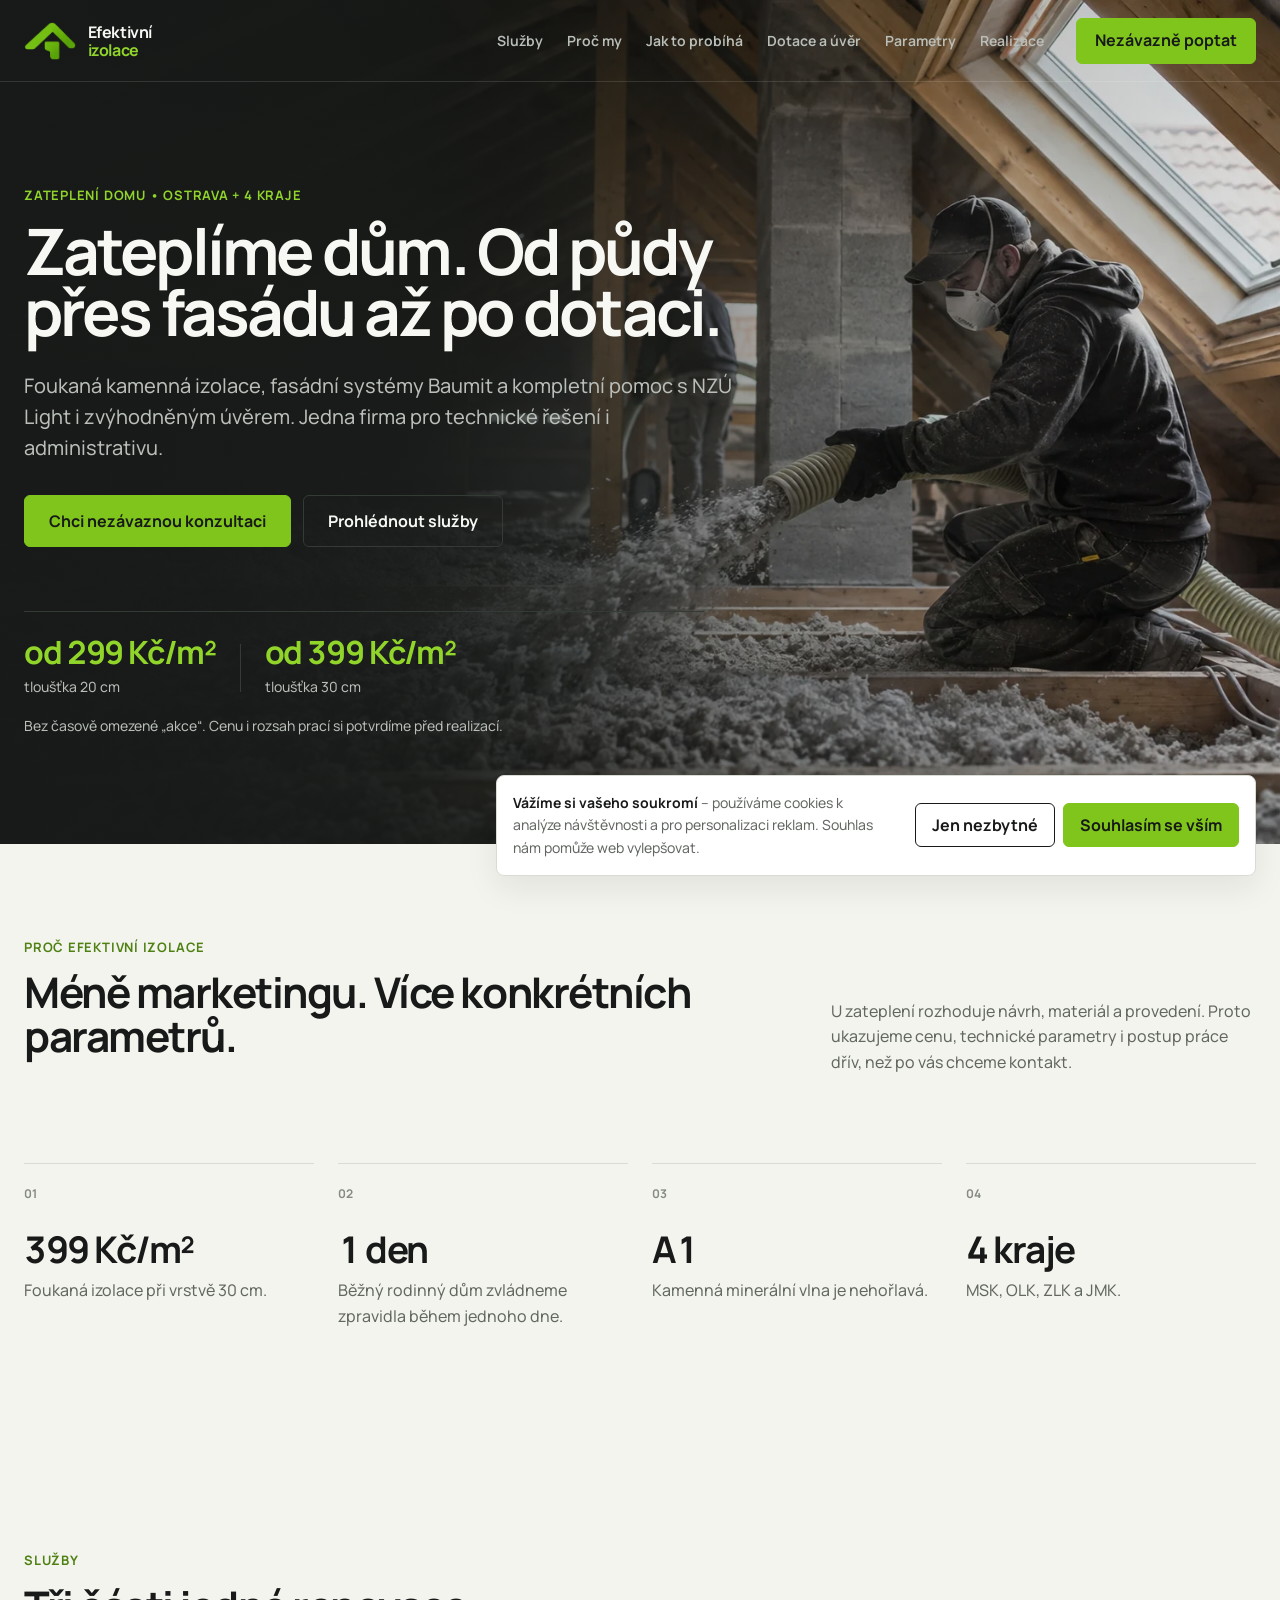
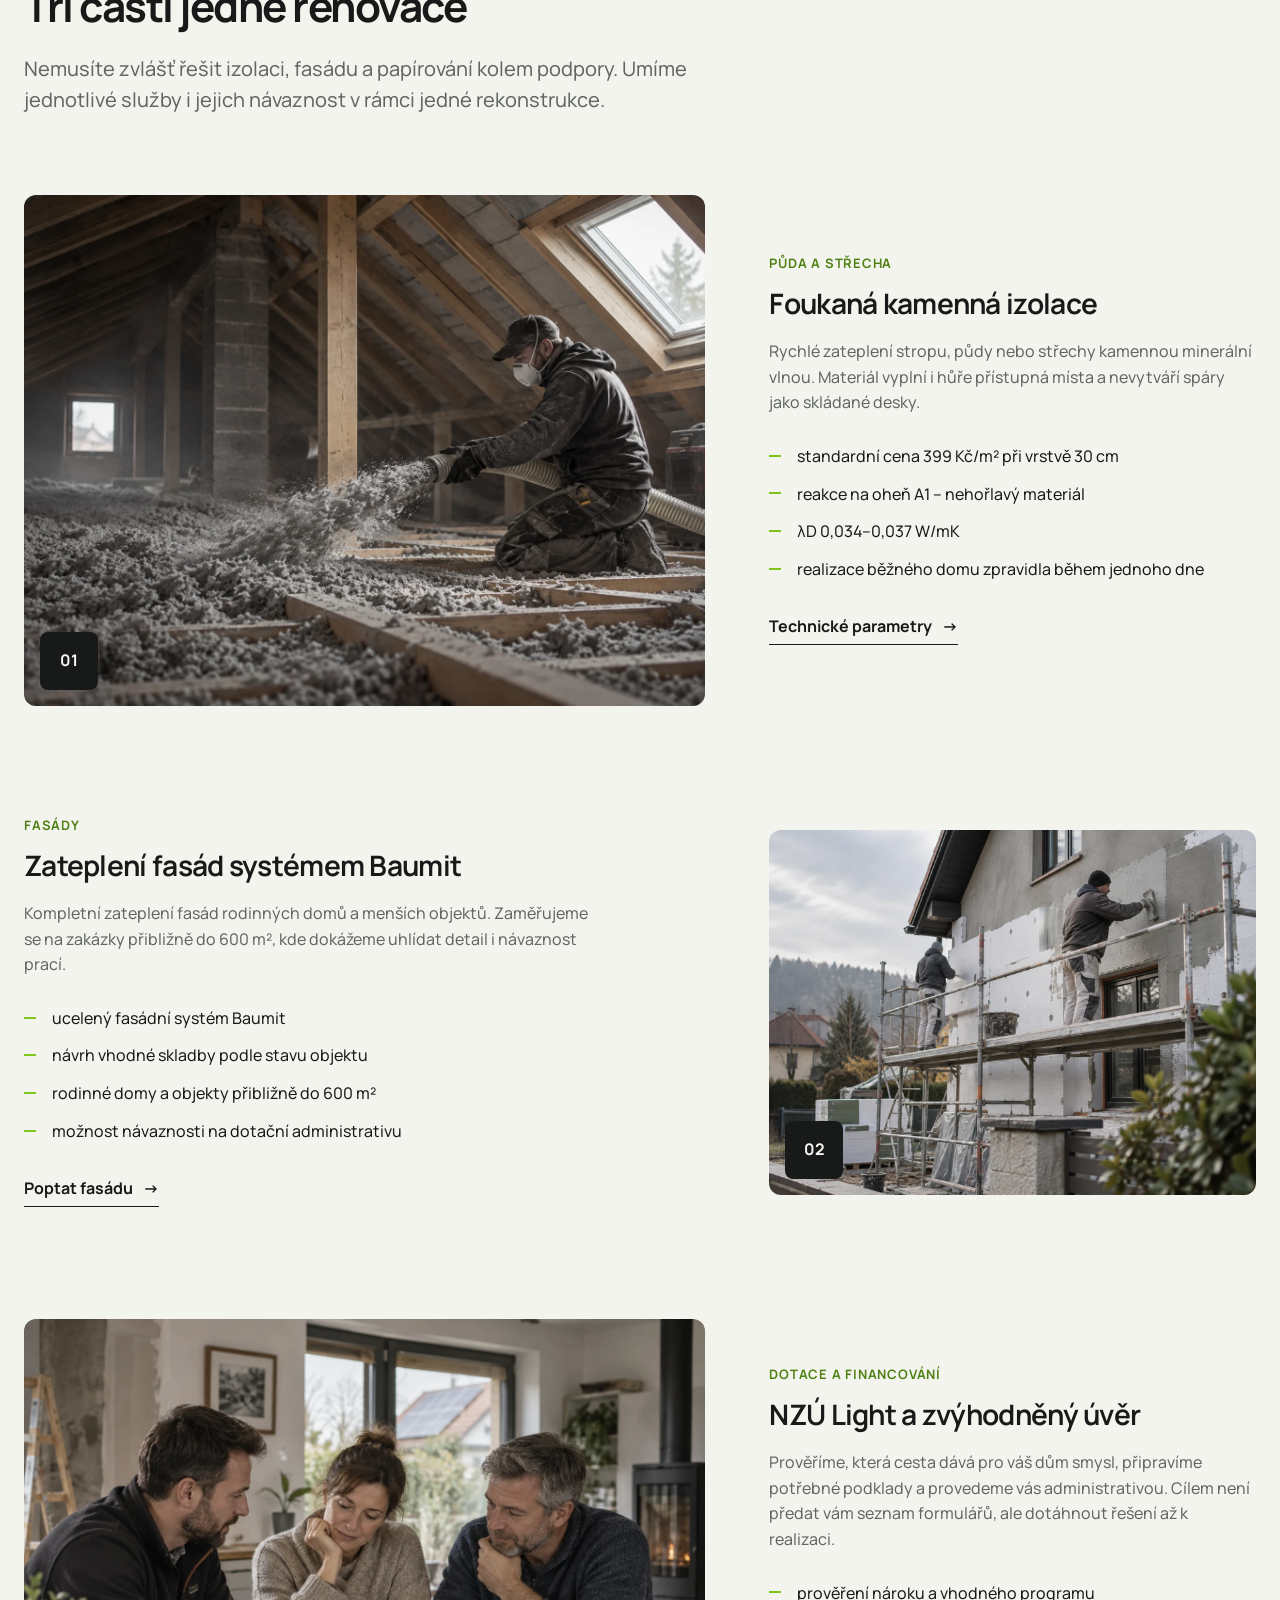
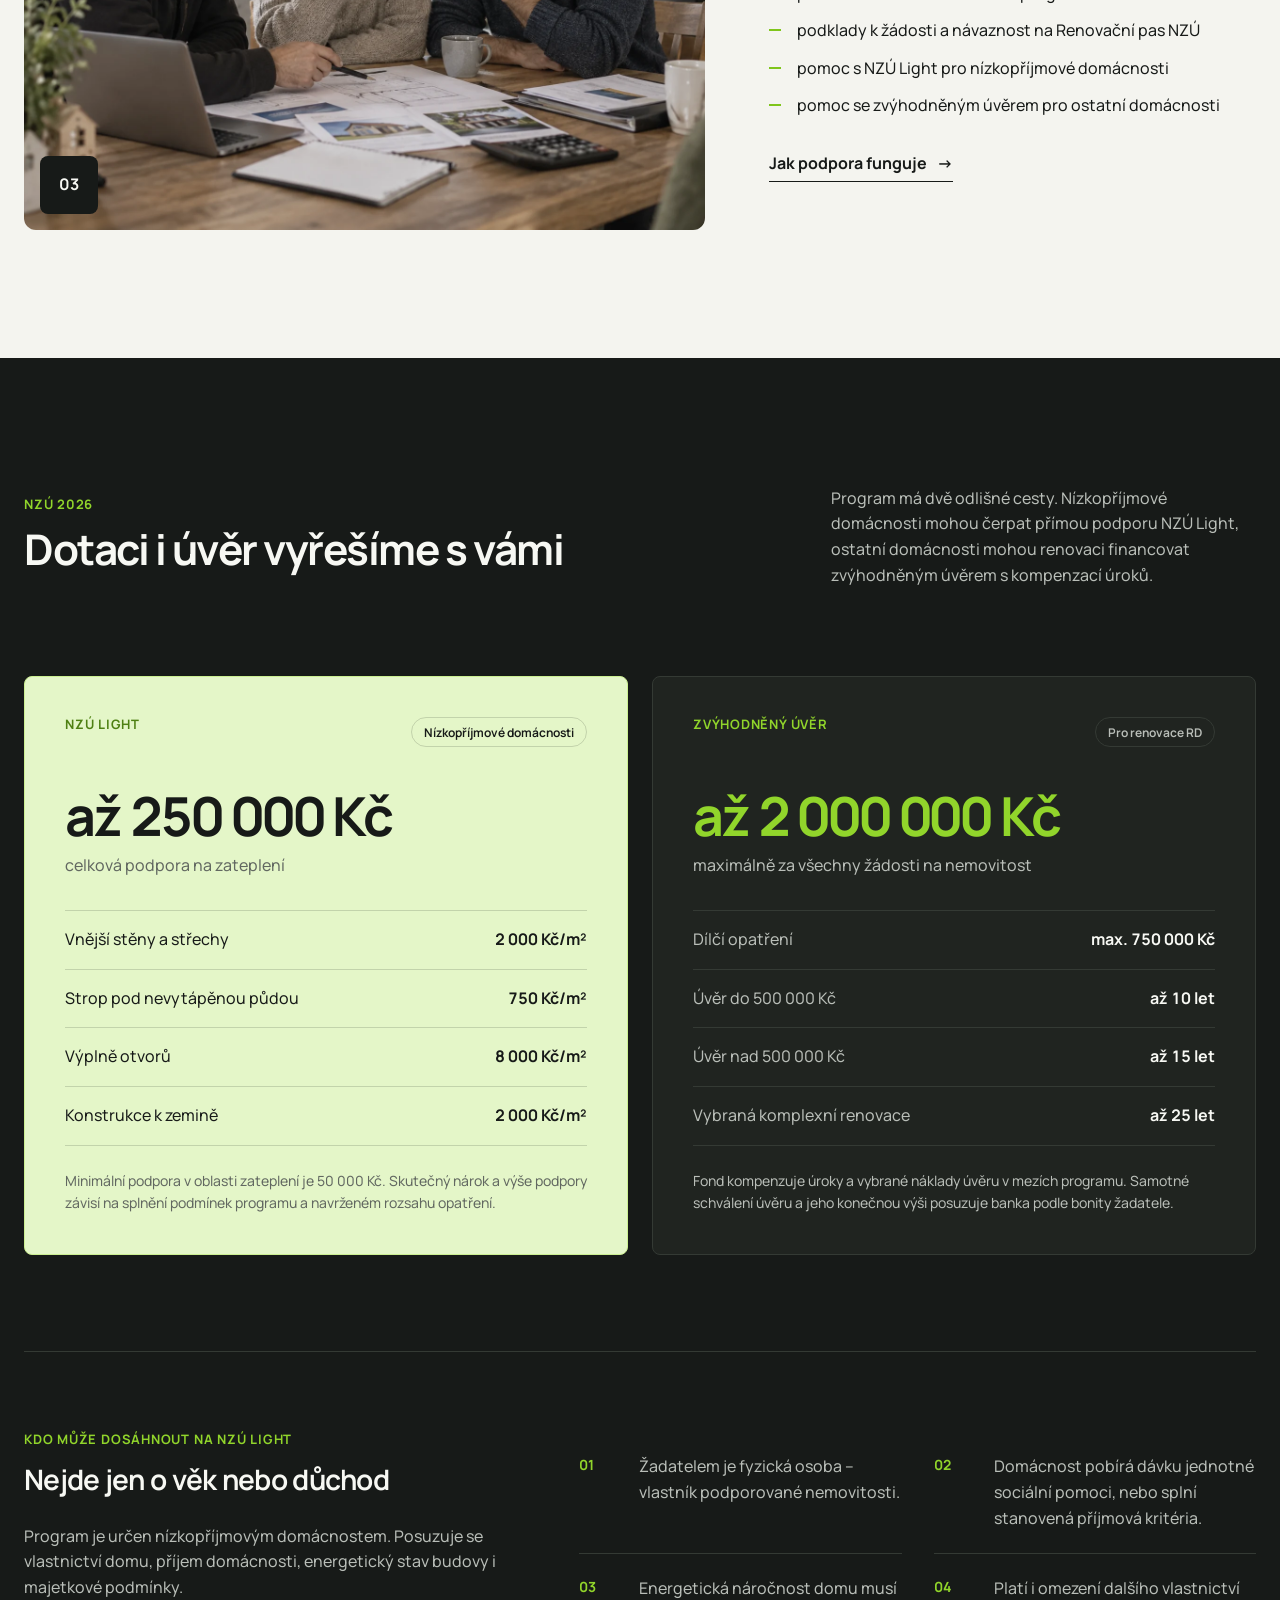
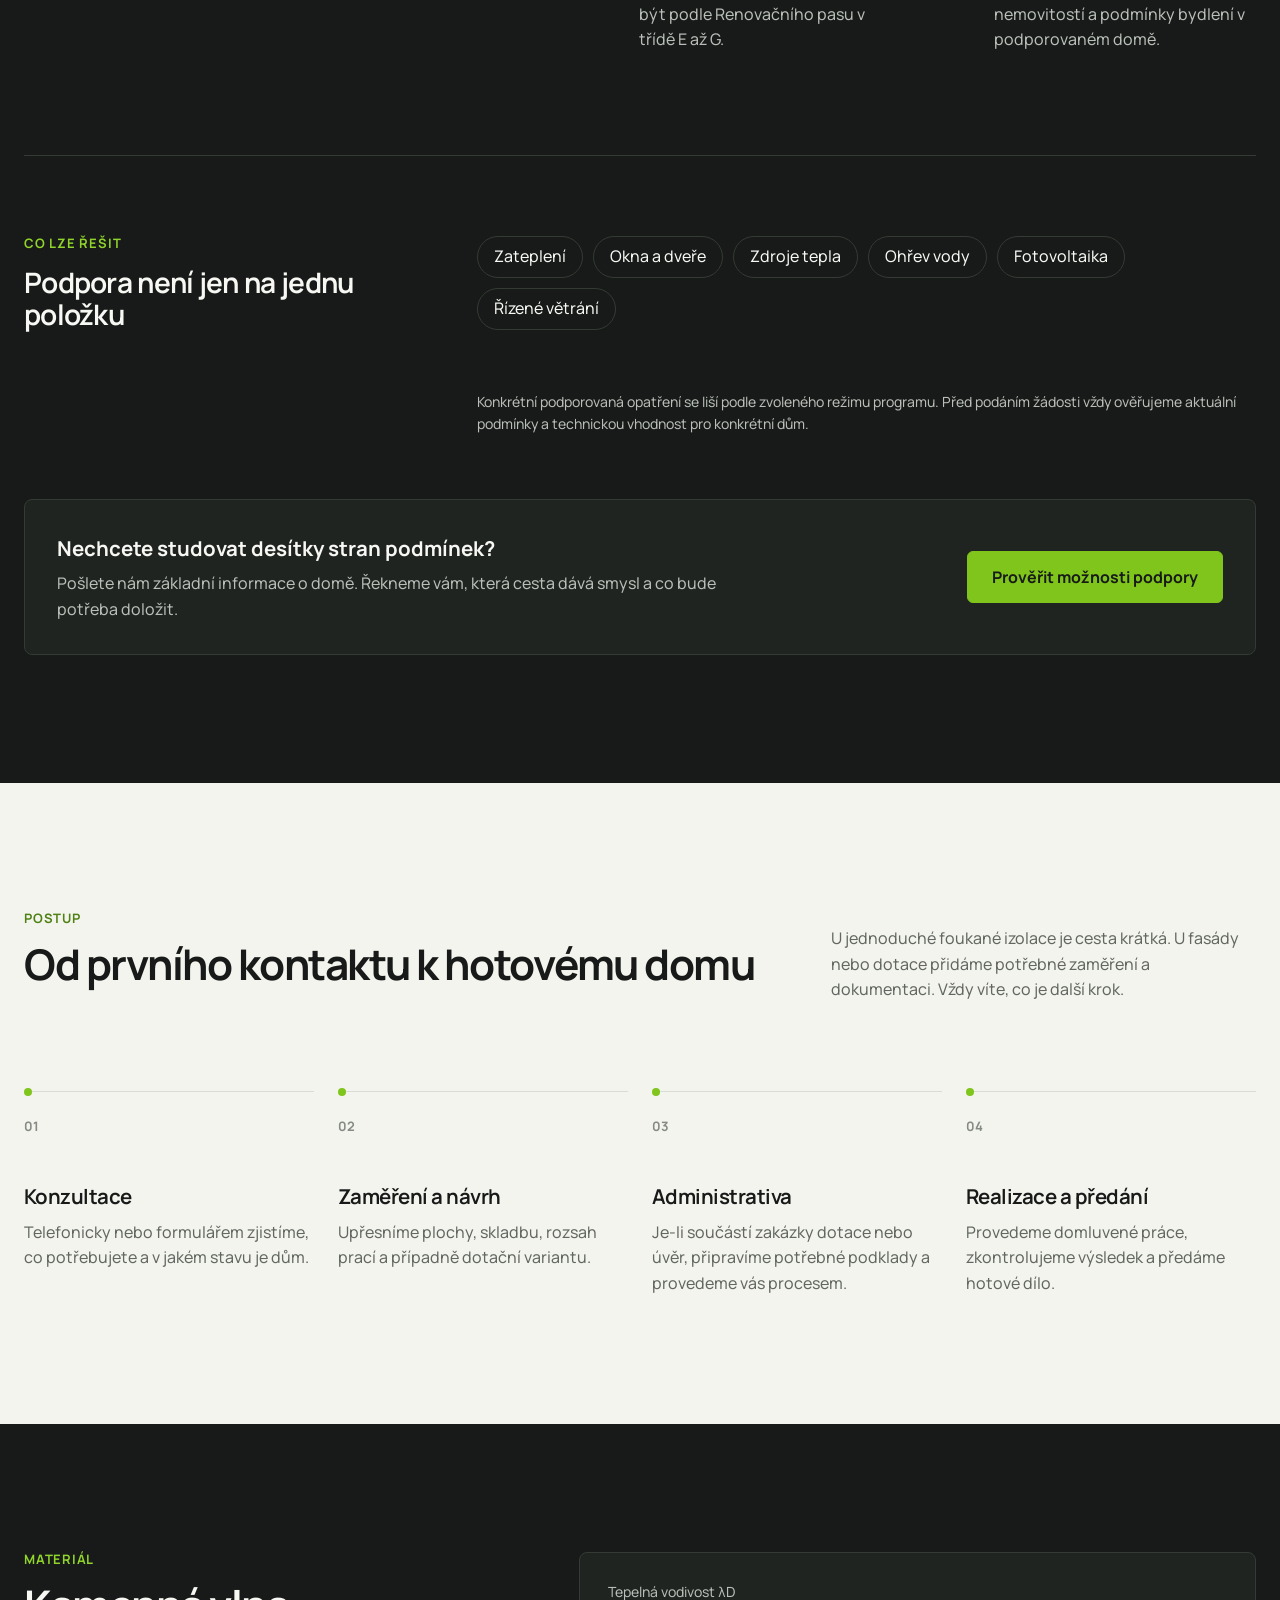
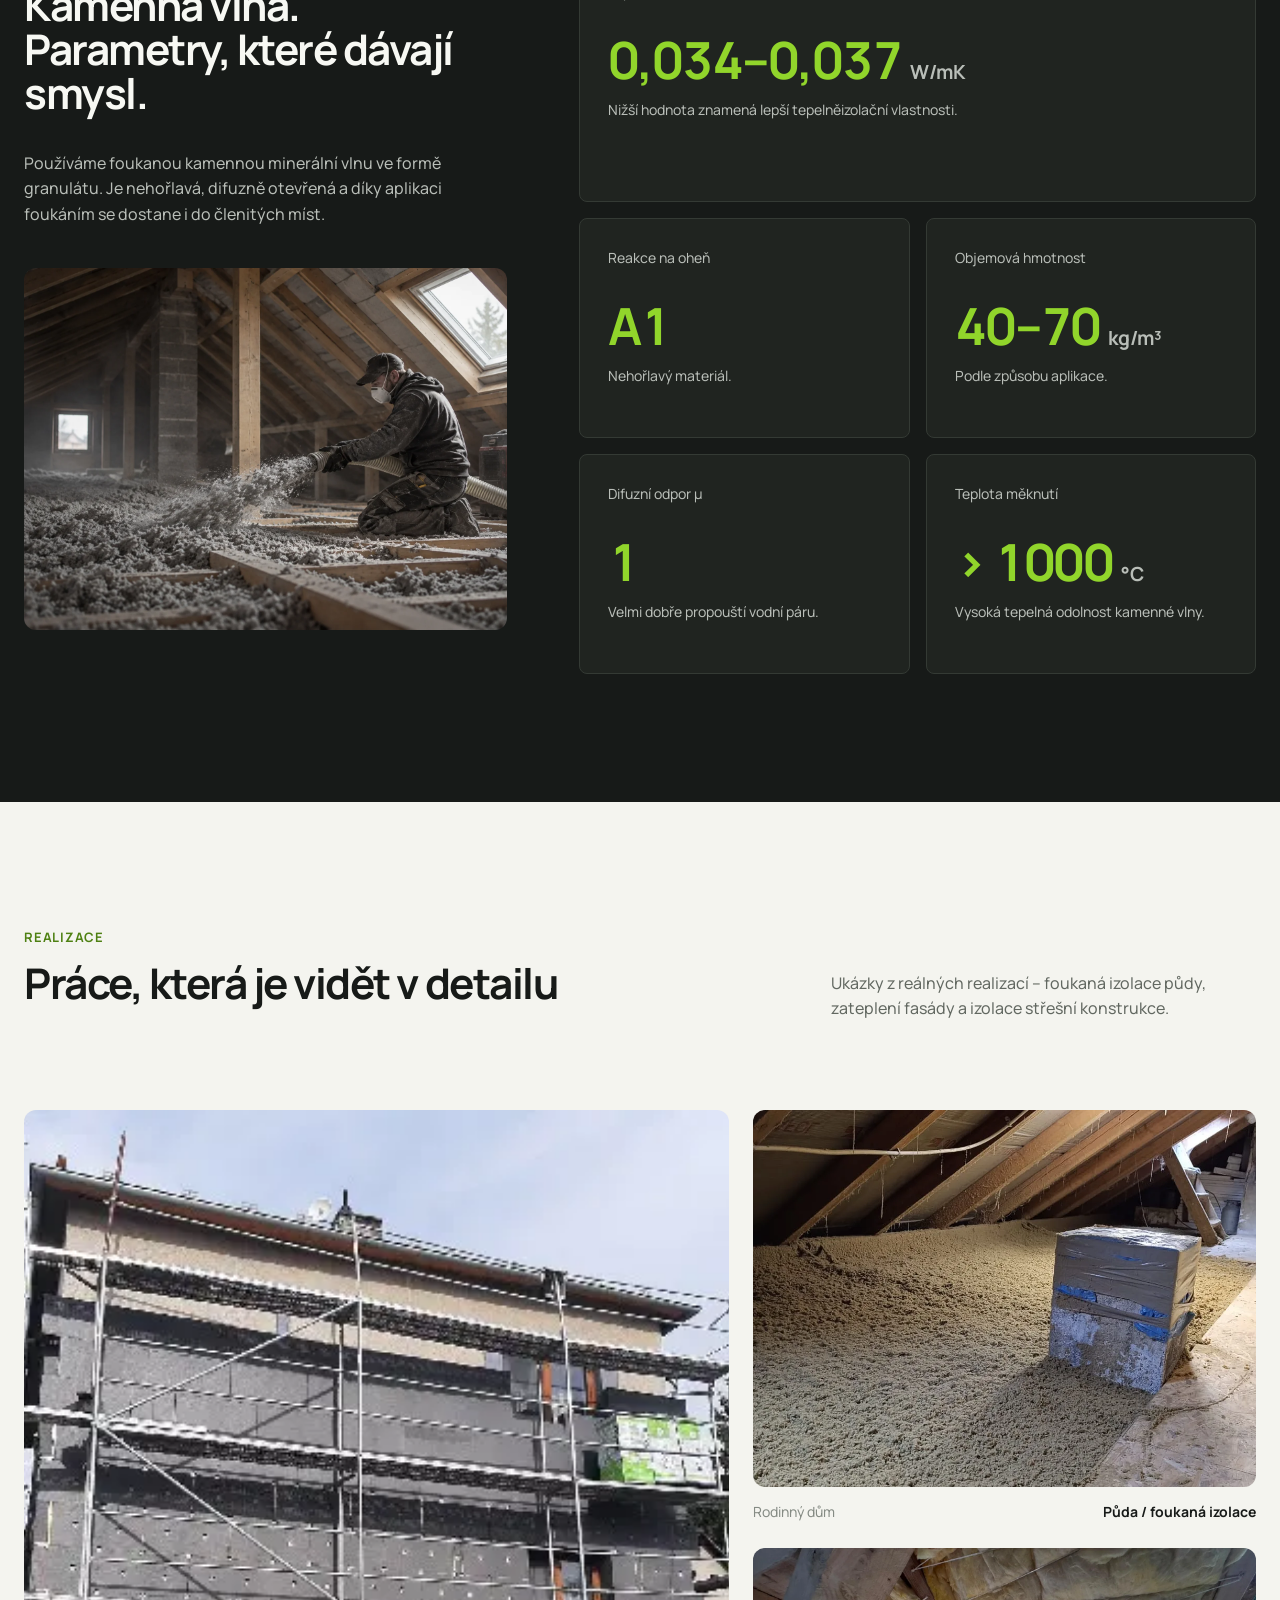
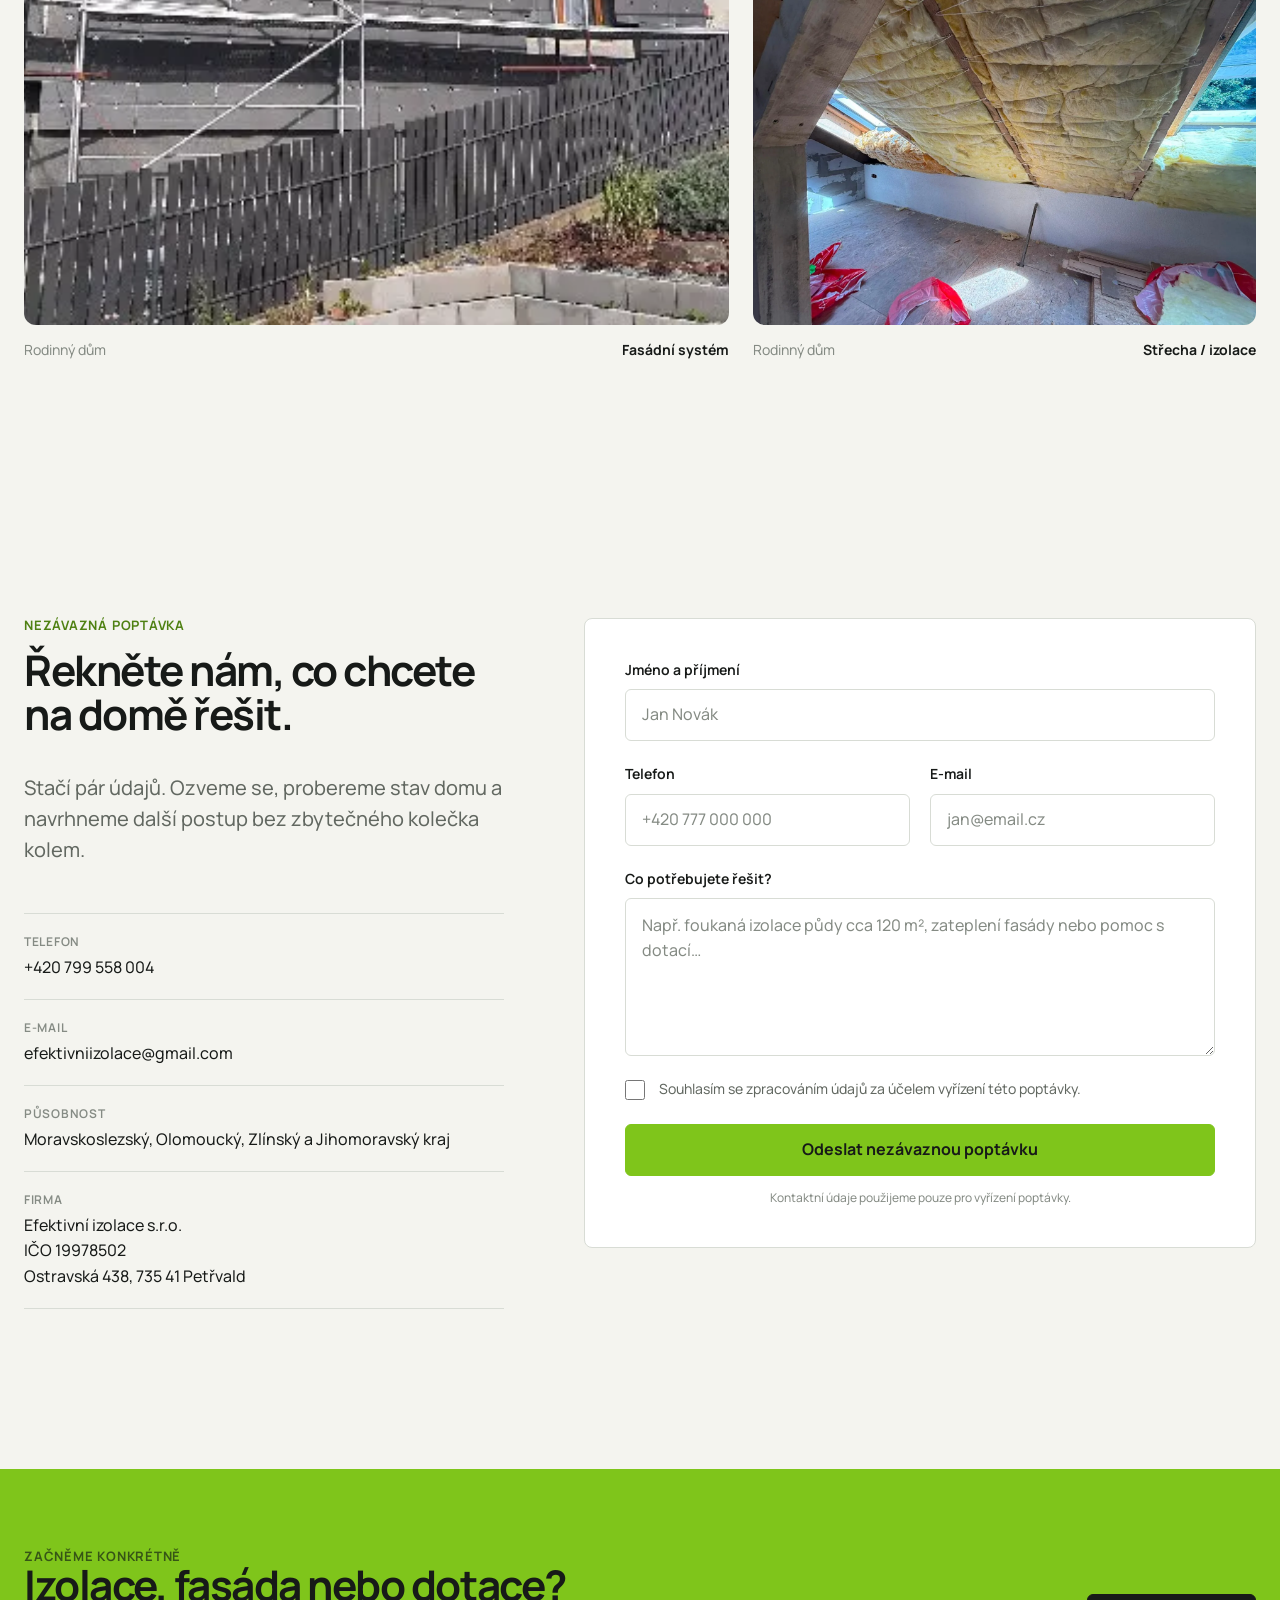
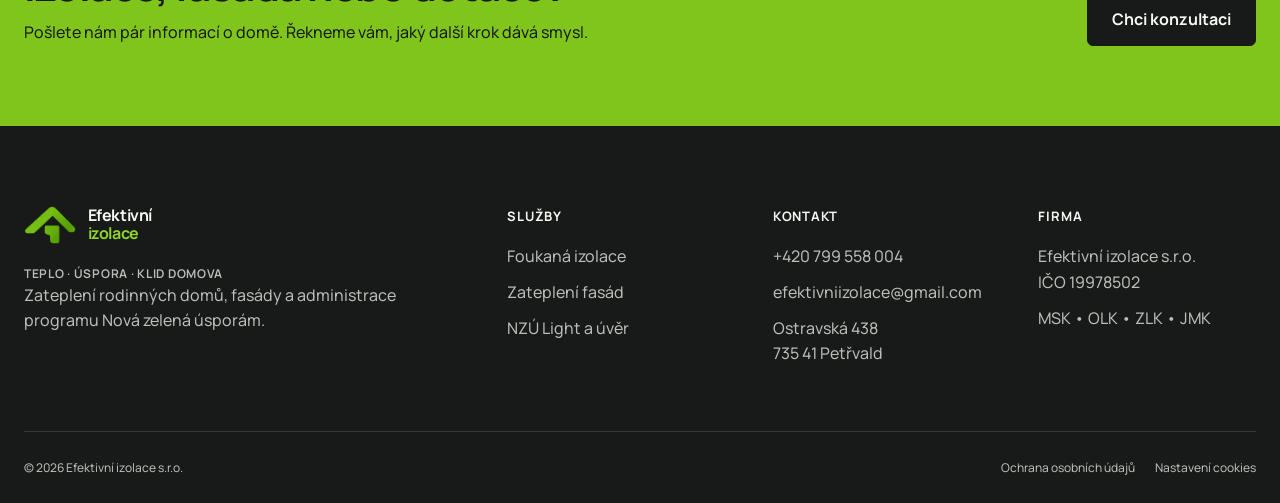
<file: index.html>
<!doctype html>
<html lang="cs">
<head>
  <meta charset="utf-8">
  <meta name="viewport" content="width=device-width, initial-scale=1">
  <meta name="description" content="Efektivní izolace s.r.o. – foukaná kamenná izolace od 399 Kč/m² při vrstvě 30 cm, zateplení fasád systémem Baumit a vyřízení NZÚ Light i zvýhodněného úvěru. MSK, OLK, ZLK a JMK.">
  <title>Efektivní izolace | Foukaná izolace, fasády a dotace</title>
  <link rel="preconnect" href="https://fonts.googleapis.com">
  <link rel="preconnect" href="https://fonts.gstatic.com" crossorigin>
  <link href="https://fonts.googleapis.com/css2?family=Manrope:wght@450;500;650;700&display=swap" rel="stylesheet">
  <link rel="stylesheet" href="style.css">
</head>
<body>
  <a class="skip-link" href="#obsah">Přejít na obsah</a>

  <header class="site-header" aria-label="Hlavní navigace">
    <div class="container header-inner">
      <a class="brand" href="#top" aria-label="Efektivní izolace – úvod">
        <img class="brand-mark" src="assets/logo-icon.webp" alt="" aria-hidden="true">
        <span class="brand-name">
          <span class="brand-name-line">Efektivní</span>
          <span class="brand-name-line brand-name-accent">izolace</span>
        </span>
      </a>

      <nav class="desktop-nav" aria-label="Navigace">
        <a href="#sluzby">Služby</a>
        <a href="#benefity">Proč my</a>
        <a href="#proces">Jak to probíhá</a>
        <a href="#dotace">Dotace a úvěr</a>
        <a href="#parametry">Parametry</a>
        <a href="#galerie">Realizace</a>
      </nav>

      <a class="button button-primary header-cta" href="#kontakt">Nezávazně poptat</a>

      <button class="menu-button" type="button" aria-label="Otevřít menu" aria-expanded="false" aria-controls="mobile-menu" data-menu-toggle>
        <span></span><span></span>
      </button>
    </div>

    <div class="mobile-menu" id="mobile-menu" hidden>
      <div class="container mobile-menu-inner">
        <a href="#sluzby">Služby</a>
        <a href="#benefity">Proč my</a>
        <a href="#proces">Jak to probíhá</a>
        <a href="#dotace">Dotace a úvěr</a>
        <a href="#parametry">Parametry</a>
        <a href="#galerie">Realizace</a>
        <a href="#kontakt">Kontakt</a>
      </div>
    </div>
  </header>

  <main id="obsah">
    <section class="hero" id="top">
      <div class="hero-media" aria-hidden="true">
        <img src="assets/hero-foukana-izolace.webp" alt="">
      </div>
      <div class="hero-shade" aria-hidden="true"></div>
      <div class="container hero-inner">
        <div class="hero-copy">
          <p class="eyebrow eyebrow-inverse">ZATEPLENÍ DOMU • OSTRAVA + 4 KRAJE</p>
          <h1>Zateplíme dům. Od půdy přes fasádu až po dotaci.</h1>
          <p class="hero-lead">Foukaná kamenná izolace, fasádní systémy Baumit a kompletní pomoc s NZÚ Light i zvýhodněným úvěrem. Jedna firma pro technické řešení i administrativu.</p>
          <div class="hero-actions">
            <a class="button button-primary" href="#kontakt">Chci nezávaznou konzultaci</a>
            <a class="button button-secondary-dark" href="#sluzby">Prohlédnout služby</a>
          </div>

          <div class="hero-price" aria-label="Ceny foukané izolace">
            <div class="price-item">
              <span class="price-value">od 299 Kč/m²</span>
              <span class="price-note">tloušťka 20 cm</span>
            </div>
            <span class="price-rule" aria-hidden="true"></span>
            <div class="price-item">
              <span class="price-value">od 399 Kč/m²</span>
              <span class="price-note">tloušťka 30 cm</span>
            </div>
          </div>
          <p class="hero-price-note">Bez časově omezené „akce“. Cenu i rozsah prací si potvrdíme před realizací.</p>
        </div>
      </div>
    </section>

    <section class="proof-rail" id="benefity" aria-labelledby="benefity-title">
      <div class="container">
        <div class="section-intro split-intro">
          <div>
            <p class="eyebrow">PROČ EFEKTIVNÍ IZOLACE</p>
            <h2 id="benefity-title">Méně marketingu. Více konkrétních parametrů.</h2>
          </div>
          <p>U zateplení rozhoduje návrh, materiál a provedení. Proto ukazujeme cenu, technické parametry i postup práce dřív, než po vás chceme kontakt.</p>
        </div>

        <div class="benefit-grid">
          <article class="benefit-item">
            <span class="benefit-index">01</span>
            <strong>399 Kč/m²</strong>
            <p>Foukaná izolace při vrstvě 30 cm.</p>
          </article>
          <article class="benefit-item">
            <span class="benefit-index">02</span>
            <strong>1 den</strong>
            <p>Běžný rodinný dům zvládneme zpravidla během jednoho dne.</p>
          </article>
          <article class="benefit-item">
            <span class="benefit-index">03</span>
            <strong>A1</strong>
            <p>Kamenná minerální vlna je nehořlavá.</p>
          </article>
          <article class="benefit-item">
            <span class="benefit-index">04</span>
            <strong>4 kraje</strong>
            <p>MSK, OLK, ZLK a JMK.</p>
          </article>
        </div>
      </div>
    </section>

    <section class="services section" id="sluzby" aria-labelledby="sluzby-title">
      <div class="container">
        <div class="section-intro">
          <p class="eyebrow">SLUŽBY</p>
          <h2 id="sluzby-title">Tři části jedné renovace</h2>
          <p class="lead">Nemusíte zvlášť řešit izolaci, fasádu a papírování kolem podpory. Umíme jednotlivé služby i jejich návaznost v rámci jedné rekonstrukce.</p>
        </div>

        <div class="service-list">
          <article class="service-row">
            <div class="service-image">
              <img src="assets/sluzba-foukana-izolace.webp" alt="Aplikace foukané kamenné minerální izolace v podkroví">
              <span class="service-number">01</span>
            </div>
            <div class="service-copy">
              <p class="eyebrow">PŮDA A STŘECHA</p>
              <h3>Foukaná kamenná izolace</h3>
              <p>Rychlé zateplení stropu, půdy nebo střechy kamennou minerální vlnou. Materiál vyplní i hůře přístupná místa a nevytváří spáry jako skládané desky.</p>
              <ul class="check-list">
                <li>standardní cena 399 Kč/m² při vrstvě 30 cm</li>
                <li>reakce na oheň A1 – nehořlavý materiál</li>
                <li>λD 0,034–0,037 W/mK</li>
                <li>realizace běžného domu zpravidla během jednoho dne</li>
              </ul>
              <a class="text-link" href="#parametry">Technické parametry <span aria-hidden="true">→</span></a>
            </div>
          </article>

          <article class="service-row service-row-reverse">
            <div class="service-image">
              <img src="assets/sluzba-fasada.webp" alt="Zateplování fasády rodinného domu z lešení">
              <span class="service-number">02</span>
            </div>
            <div class="service-copy">
              <p class="eyebrow">FASÁDY</p>
              <h3>Zateplení fasád systémem Baumit</h3>
              <p>Kompletní zateplení fasád rodinných domů a menších objektů. Zaměřujeme se na zakázky přibližně do 600 m², kde dokážeme uhlídat detail i návaznost prací.</p>
              <ul class="check-list">
                <li>ucelený fasádní systém Baumit</li>
                <li>návrh vhodné skladby podle stavu objektu</li>
                <li>rodinné domy a objekty přibližně do 600 m²</li>
                <li>možnost návaznosti na dotační administrativu</li>
              </ul>
              <a class="text-link" href="#kontakt">Poptat fasádu <span aria-hidden="true">→</span></a>
            </div>
          </article>

          <article class="service-row">
            <div class="service-image">
              <img src="assets/sluzba-dotace.webp" alt="Konzultace rekonstrukce domu, financování a dotačních možností">
              <span class="service-number">03</span>
            </div>
            <div class="service-copy">
              <p class="eyebrow">DOTACE A FINANCOVÁNÍ</p>
              <h3>NZÚ Light a zvýhodněný úvěr</h3>
              <p>Prověříme, která cesta dává pro váš dům smysl, připravíme potřebné podklady a provedeme vás administrativou. Cílem není předat vám seznam formulářů, ale dotáhnout řešení až k realizaci.</p>
              <ul class="check-list">
                <li>prověření nároku a vhodného programu</li>
                <li>podklady k žádosti a návaznost na Renovační pas NZÚ</li>
                <li>pomoc s NZÚ Light pro nízkopříjmové domácnosti</li>
                <li>pomoc se zvýhodněným úvěrem pro ostatní domácnosti</li>
              </ul>
              <a class="text-link" href="#dotace">Jak podpora funguje <span aria-hidden="true">→</span></a>
            </div>
          </article>
        </div>
      </div>
    </section>

    <section class="subsidy section section-dark" id="dotace" aria-labelledby="dotace-title">
      <div class="container">
        <div class="section-intro split-intro split-intro-dark">
          <div>
            <p class="eyebrow eyebrow-inverse">NZÚ 2026</p>
            <h2 id="dotace-title">Dotaci i úvěr vyřešíme s vámi</h2>
          </div>
          <p>Program má dvě odlišné cesty. Nízkopříjmové domácnosti mohou čerpat přímou podporu NZÚ Light, ostatní domácnosti mohou renovaci financovat zvýhodněným úvěrem s kompenzací úroků.</p>
        </div>

        <div class="subsidy-grid">
          <article class="subsidy-card subsidy-card-accent">
            <div class="subsidy-card-head">
              <p class="eyebrow">NZÚ LIGHT</p>
              <span class="status-tag">Nízkopříjmové domácnosti</span>
            </div>
            <div class="big-number">až 250 000 Kč</div>
            <p class="big-number-label">celková podpora na zateplení</p>
            <div class="data-list">
              <div><span>Vnější stěny a střechy</span><strong>2 000 Kč/m²</strong></div>
              <div><span>Strop pod nevytápěnou půdou</span><strong>750 Kč/m²</strong></div>
              <div><span>Výplně otvorů</span><strong>8 000 Kč/m²</strong></div>
              <div><span>Konstrukce k zemině</span><strong>2 000 Kč/m²</strong></div>
            </div>
            <p class="small-note">Minimální podpora v oblasti zateplení je 50 000 Kč. Skutečný nárok a výše podpory závisí na splnění podmínek programu a navrženém rozsahu opatření.</p>
          </article>

          <article class="subsidy-card">
            <div class="subsidy-card-head">
              <p class="eyebrow eyebrow-inverse">ZVÝHODNĚNÝ ÚVĚR</p>
              <span class="status-tag status-dark">Pro renovace RD</span>
            </div>
            <div class="big-number big-number-inverse">až 2 000 000 Kč</div>
            <p class="big-number-label inverse-muted">maximálně za všechny žádosti na nemovitost</p>
            <div class="data-list data-list-dark">
              <div><span>Dílčí opatření</span><strong>max. 750 000 Kč</strong></div>
              <div><span>Úvěr do 500 000 Kč</span><strong>až 10 let</strong></div>
              <div><span>Úvěr nad 500 000 Kč</span><strong>až 15 let</strong></div>
              <div><span>Vybraná komplexní renovace</span><strong>až 25 let</strong></div>
            </div>
            <p class="small-note inverse-muted">Fond kompenzuje úroky a vybrané náklady úvěru v mezích programu. Samotné schválení úvěru a jeho konečnou výši posuzuje banka podle bonity žadatele.</p>
          </article>
        </div>

        <div class="eligibility-grid">
          <div class="eligibility-copy">
            <p class="eyebrow eyebrow-inverse">KDO MŮŽE DOSÁHNOUT NA NZÚ LIGHT</p>
            <h3>Nejde jen o věk nebo důchod</h3>
            <p>Program je určen nízkopříjmovým domácnostem. Posuzuje se vlastnictví domu, příjem domácnosti, energetický stav budovy i majetkové podmínky.</p>
          </div>
          <div class="eligibility-points">
            <div class="eligibility-point"><span>01</span><p>Žadatelem je fyzická osoba – vlastník podporované nemovitosti.</p></div>
            <div class="eligibility-point"><span>02</span><p>Domácnost pobírá dávku jednotné sociální pomoci, nebo splní stanovená příjmová kritéria.</p></div>
            <div class="eligibility-point"><span>03</span><p>Energetická náročnost domu musí být podle Renovačního pasu v třídě E až G.</p></div>
            <div class="eligibility-point"><span>04</span><p>Platí i omezení dalšího vlastnictví nemovitostí a podmínky bydlení v podporovaném domě.</p></div>
          </div>
        </div>

        <div class="subsidy-scope">
          <div>
            <p class="eyebrow eyebrow-inverse">CO LZE ŘEŠIT</p>
            <h3>Podpora není jen na jednu položku</h3>
          </div>
          <div class="scope-tags" aria-label="Příklady podporovaných opatření">
            <span>Zateplení</span>
            <span>Okna a dveře</span>
            <span>Zdroje tepla</span>
            <span>Ohřev vody</span>
            <span>Fotovoltaika</span>
            <span>Řízené větrání</span>
          </div>
          <p class="small-note inverse-muted">Konkrétní podporovaná opatření se liší podle zvoleného režimu programu. Před podáním žádosti vždy ověřujeme aktuální podmínky a technickou vhodnost pro konkrétní dům.</p>
        </div>

        <div class="dotace-cta">
          <div>
            <strong>Nechcete studovat desítky stran podmínek?</strong>
            <p>Pošlete nám základní informace o domě. Řekneme vám, která cesta dává smysl a co bude potřeba doložit.</p>
          </div>
          <a class="button button-primary" href="#kontakt">Prověřit možnosti podpory</a>
        </div>
      </div>
    </section>

    <section class="process section" id="proces" aria-labelledby="proces-title">
      <div class="container">
        <div class="section-intro split-intro">
          <div>
            <p class="eyebrow">POSTUP</p>
            <h2 id="proces-title">Od prvního kontaktu k hotovému domu</h2>
          </div>
          <p>U jednoduché foukané izolace je cesta krátká. U fasády nebo dotace přidáme potřebné zaměření a dokumentaci. Vždy víte, co je další krok.</p>
        </div>

        <ol class="timeline">
          <li>
            <span class="timeline-number">01</span>
            <h3>Konzultace</h3>
            <p>Telefonicky nebo formulářem zjistíme, co potřebujete a v jakém stavu je dům.</p>
          </li>
          <li>
            <span class="timeline-number">02</span>
            <h3>Zaměření a návrh</h3>
            <p>Upřesníme plochy, skladbu, rozsah prací a případně dotační variantu.</p>
          </li>
          <li>
            <span class="timeline-number">03</span>
            <h3>Administrativa</h3>
            <p>Je-li součástí zakázky dotace nebo úvěr, připravíme potřebné podklady a provedeme vás procesem.</p>
          </li>
          <li>
            <span class="timeline-number">04</span>
            <h3>Realizace a předání</h3>
            <p>Provedeme domluvené práce, zkontrolujeme výsledek a předáme hotové dílo.</p>
          </li>
        </ol>
      </div>
    </section>

    <section class="technical section section-dark" id="parametry" aria-labelledby="parametry-title">
      <div class="container">
        <div class="technical-layout">
          <div class="technical-copy">
            <p class="eyebrow eyebrow-inverse">MATERIÁL</p>
            <h2 id="parametry-title">Kamenná vlna. Parametry, které dávají smysl.</h2>
            <p>Používáme foukanou kamennou minerální vlnu ve formě granulátu. Je nehořlavá, difuzně otevřená a díky aplikaci foukáním se dostane i do členitých míst.</p>
            <img class="technical-image" src="assets/sluzba-foukana-izolace.webp" alt="Detail aplikace foukané kamenné minerální izolace mezi trámy">
          </div>

          <dl class="spec-grid">
            <div class="spec spec-wide">
              <dt>Tepelná vodivost λD</dt>
              <dd>0,034–0,037 <span>W/mK</span></dd>
              <p>Nižší hodnota znamená lepší tepelněizolační vlastnosti.</p>
            </div>
            <div class="spec">
              <dt>Reakce na oheň</dt>
              <dd>A1</dd>
              <p>Nehořlavý materiál.</p>
            </div>
            <div class="spec">
              <dt>Objemová hmotnost</dt>
              <dd>40–70 <span>kg/m³</span></dd>
              <p>Podle způsobu aplikace.</p>
            </div>
            <div class="spec">
              <dt>Difuzní odpor μ</dt>
              <dd>1</dd>
              <p>Velmi dobře propouští vodní páru.</p>
            </div>
            <div class="spec">
              <dt>Teplota měknutí</dt>
              <dd>&gt; 1000 <span>°C</span></dd>
              <p>Vysoká tepelná odolnost kamenné vlny.</p>
            </div>
          </dl>
        </div>
      </div>
    </section>

    <section class="gallery section" id="galerie" aria-labelledby="galerie-title">
      <div class="container">
        <div class="section-intro split-intro">
          <div>
            <p class="eyebrow">REALIZACE</p>
            <h2 id="galerie-title">Práce, která je vidět v detailu</h2>
          </div>
          <p>Ukázky z reálných realizací – foukaná izolace půdy, zateplení fasády a izolace střešní konstrukce.</p>
        </div>

        <div class="project-grid">
          <figure class="project-card project-card-large">
            <div class="project-photo">
              <img src="assets/realizace-02-fasada.webp" alt="Zateplení fasády rodinného domu systémem Baumit" loading="lazy">
            </div>
            <figcaption><span>Rodinný dům</span><strong>Fasádní systém</strong></figcaption>
          </figure>
          <figure class="project-card">
            <div class="project-photo">
              <img src="assets/realizace-01-pudy.webp" alt="Foukaná izolace půdy rodinného domu" loading="lazy">
            </div>
            <figcaption><span>Rodinný dům</span><strong>Půda / foukaná izolace</strong></figcaption>
          </figure>
          <figure class="project-card">
            <div class="project-photo">
              <img src="assets/realizace-03-strecha.webp" alt="Izolace střešní konstrukce rodinného domu" loading="lazy">
            </div>
            <figcaption><span>Rodinný dům</span><strong>Střecha / izolace</strong></figcaption>
          </figure>
        </div>
      </div>
    </section>

    <section class="contact section" id="kontakt" aria-labelledby="kontakt-title">
      <div class="container contact-grid">
        <div class="contact-copy">
          <p class="eyebrow">NEZÁVAZNÁ POPTÁVKA</p>
          <h2 id="kontakt-title">Řekněte nám, co chcete na domě řešit.</h2>
          <p class="lead">Stačí pár údajů. Ozveme se, probereme stav domu a navrhneme další postup bez zbytečného kolečka kolem.</p>

          <div class="contact-details">
            <div>
              <span>Telefon</span>
              <a href="tel:+420799558004">+420 799 558 004</a>
            </div>
            <div>
              <span>E-mail</span>
              <a href="mailto:efektivniizolace@gmail.com">efektivniizolace@gmail.com</a>
            </div>
            <div>
              <span>Působnost</span>
              <p>Moravskoslezský, Olomoucký, Zlínský a Jihomoravský kraj</p>
            </div>
            <div>
              <span>Firma</span>
              <p>Efektivní izolace s.r.o.<br>IČO 19978502<br>Ostravská 438, 735 41 Petřvald</p>
            </div>
          </div>
        </div>

        <form class="contact-form" action="https://formspree.io/f/mjykwawv" method="post">
          <div class="form-row">
            <label for="jmeno">Jméno a příjmení</label>
            <input id="jmeno" name="name" type="text" autocomplete="name" placeholder="Jan Novák" required>
          </div>
          <div class="form-split">
            <div class="form-row">
              <label for="telefon">Telefon</label>
              <input id="telefon" name="phone" type="tel" autocomplete="tel" placeholder="+420 777 000 000" required>
            </div>
            <div class="form-row">
              <label for="email">E-mail</label>
              <input id="email" name="email" type="email" autocomplete="email" placeholder="jan@email.cz" required>
            </div>
          </div>
          <div class="form-row">
            <label for="poznamka">Co potřebujete řešit?</label>
            <textarea id="poznamka" name="message" rows="5" placeholder="Např. foukaná izolace půdy cca 120 m², zateplení fasády nebo pomoc s dotací…"></textarea>
          </div>
          <label class="checkbox-row">
            <input type="checkbox" name="consent" value="ano" required>
            <span>Souhlasím se zpracováním údajů za účelem vyřízení této poptávky.</span>
          </label>
          <button class="button button-primary button-full" type="submit">Odeslat nezávaznou poptávku</button>
          <p class="form-note">Kontaktní údaje použijeme pouze pro vyřízení poptávky.</p>
        </form>
      </div>
    </section>

    <section class="closing-cta" aria-label="Závěrečná výzva">
      <div class="container closing-cta-inner">
        <div>
          <p class="eyebrow">ZAČNĚME KONKRÉTNĚ</p>
          <h2>Izolace, fasáda nebo dotace?</h2>
          <p>Pošlete nám pár informací o domě. Řekneme vám, jaký další krok dává smysl.</p>
        </div>
        <a class="button button-dark" href="#kontakt">Chci konzultaci</a>
      </div>
    </section>
  </main>

  <footer class="site-footer">
    <div class="container footer-grid">
      <div>
        <a class="brand brand-footer" href="#top" aria-label="Efektivní izolace – úvod">
          <img class="brand-mark" src="assets/logo-icon.webp" alt="" aria-hidden="true">
          <span class="brand-name">
            <span class="brand-name-line">Efektivní</span>
            <span class="brand-name-line brand-name-accent">izolace</span>
          </span>
        </a>
        <p class="brand-tagline">Teplo · Úspora · Klid domova</p>
        <p>Zateplení rodinných domů, fasády a administrace programu Nová zelená úsporám.</p>
      </div>
      <div>
        <span class="footer-label">Služby</span>
        <a href="#sluzby">Foukaná izolace</a>
        <a href="#sluzby">Zateplení fasád</a>
        <a href="#dotace">NZÚ Light a úvěr</a>
      </div>
      <div>
        <span class="footer-label">Kontakt</span>
        <a href="tel:+420799558004">+420 799 558 004</a>
        <a href="mailto:efektivniizolace@gmail.com">efektivniizolace@gmail.com</a>
        <p>Ostravská 438<br>735 41 Petřvald</p>
      </div>
      <div>
        <span class="footer-label">Firma</span>
        <p>Efektivní izolace s.r.o.<br>IČO 19978502</p>
        <p>MSK • OLK • ZLK • JMK</p>
      </div>
    </div>
    <div class="container footer-bottom">
      <p>© 2026 Efektivní izolace s.r.o.</p>
      <div>
        <a href="ochrana-osobnich-udaju.html">Ochrana osobních údajů</a>
        <a href="#" data-cookie-settings>Nastavení cookies</a>
      </div>
    </div>
  </footer>

  <div class="cookie-banner" aria-label="Nastavení cookies" data-cookie-banner hidden>
    <p><strong>Vážíme si vašeho soukromí</strong> – používáme cookies k analýze návštěvnosti a pro personalizaci reklam. Souhlas nám pomůže web vylepšovat.</p>
    <div>
      <button class="button button-secondary-light" type="button" data-cookie-reject>Jen nezbytné</button>
      <button class="button button-primary" type="button" data-cookie-accept>Souhlasím se vším</button>
    </div>
  </div>

  <script src="script.js"></script>
</body>
</html>
</file>
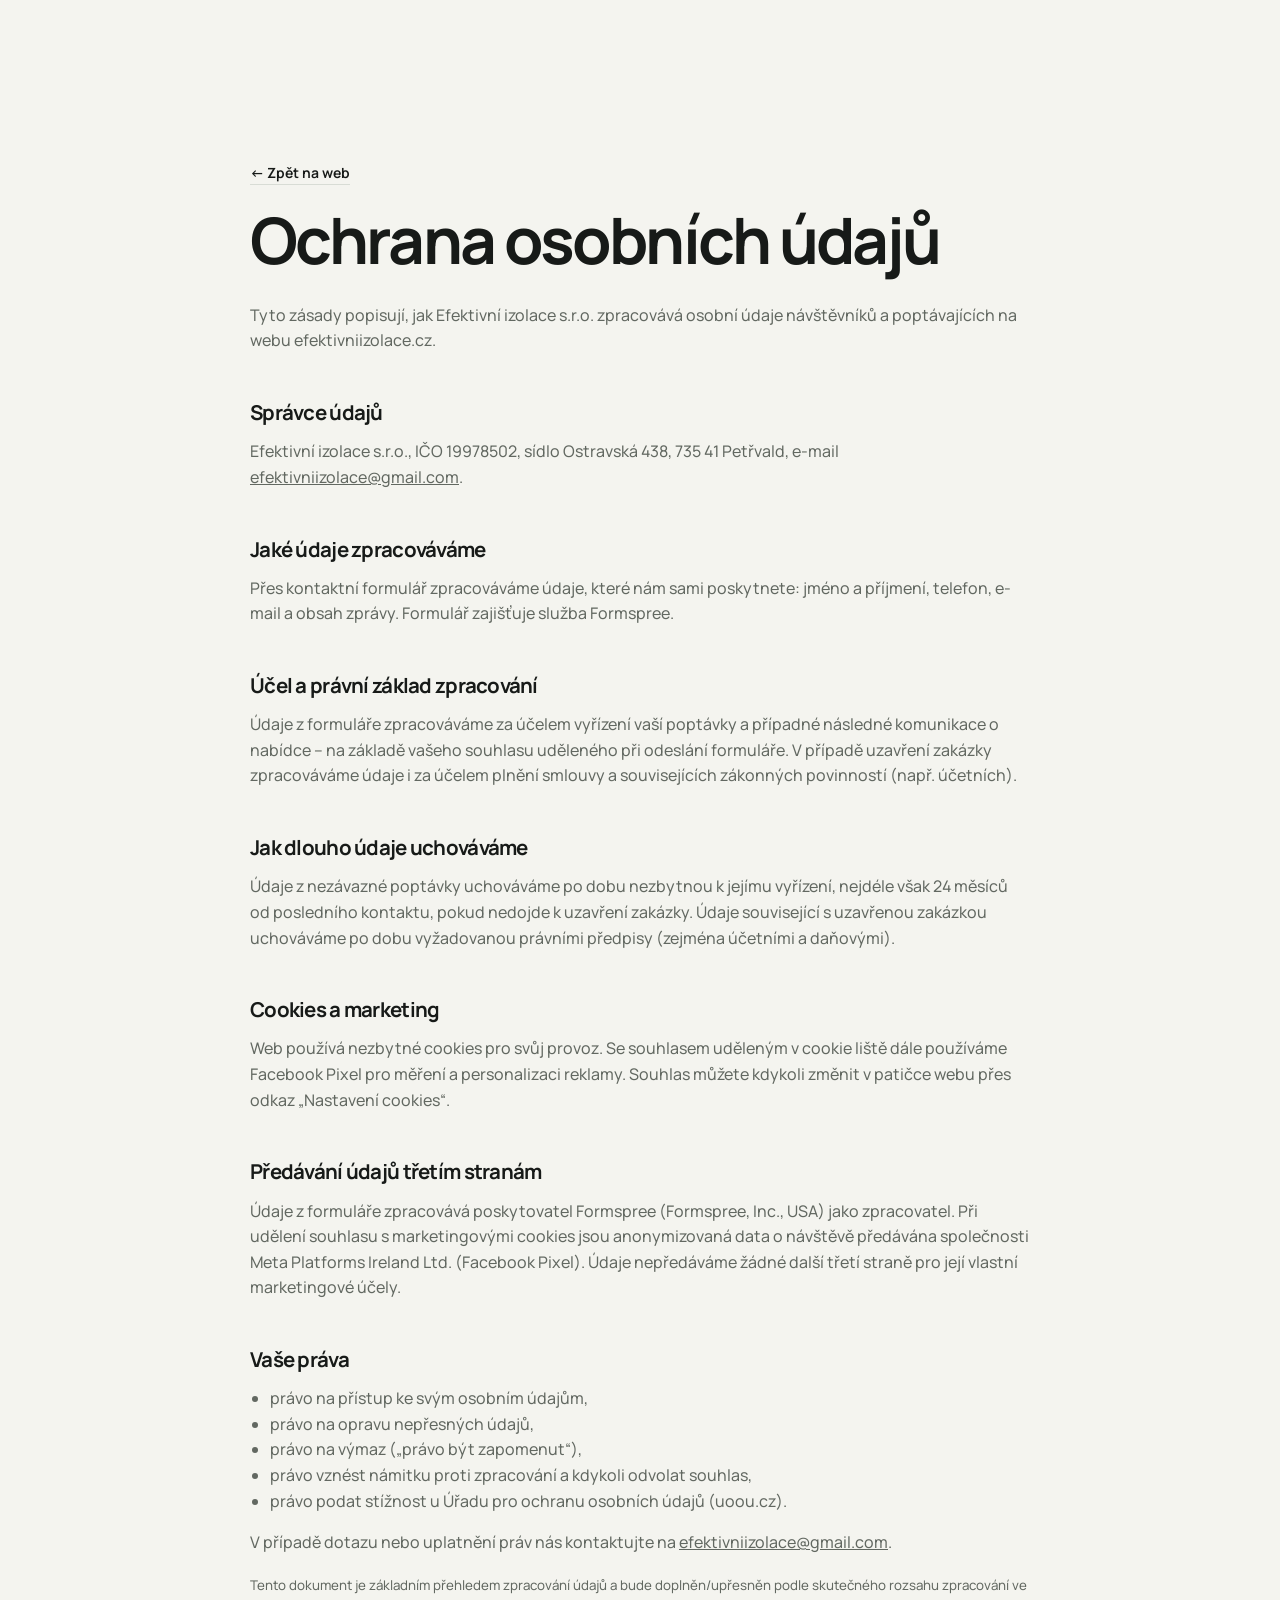
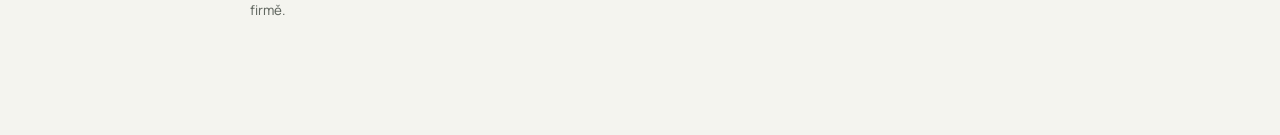
<file: ochrana-osobnich-udaju.html>
<!doctype html>
<html lang="cs">
<head>
  <meta charset="utf-8">
  <meta name="viewport" content="width=device-width, initial-scale=1">
  <meta name="robots" content="noindex">
  <title>Ochrana osobních údajů | Efektivní izolace</title>
  <link rel="preconnect" href="https://fonts.googleapis.com">
  <link rel="preconnect" href="https://fonts.gstatic.com" crossorigin>
  <link href="https://fonts.googleapis.com/css2?family=Manrope:wght@450;500;650;700&display=swap" rel="stylesheet">
  <link rel="stylesheet" href="style.css">
  <style>
    .legal { padding-block: 160px 96px; max-width: 780px; }
    .legal h1 { margin-bottom: 32px; }
    .legal h2 { font-size: var(--type-h4); margin: 48px 0 16px; }
    .legal p, .legal li { color: var(--color-text-secondary); }
    .legal ul { padding-left: 20px; }
    .legal a.back { display: inline-block; margin-bottom: 24px; font-size: var(--type-small); font-weight: 650; text-decoration: none; border-bottom: 1px solid var(--color-border); }
  </style>
</head>
<body>
  <main>
    <section class="container legal">
      <a class="back" href="index.html">← Zpět na web</a>
      <h1>Ochrana osobních údajů</h1>
      <p>Tyto zásady popisují, jak Efektivní izolace s.r.o. zpracovává osobní údaje návštěvníků a poptávajících na webu efektivniizolace.cz.</p>

      <h2>Správce údajů</h2>
      <p>Efektivní izolace s.r.o., IČO 19978502, sídlo Ostravská 438, 735 41 Petřvald, e-mail
        <a href="mailto:efektivniizolace@gmail.com">efektivniizolace@gmail.com</a>.</p>

      <h2>Jaké údaje zpracováváme</h2>
      <p>Přes kontaktní formulář zpracováváme údaje, které nám sami poskytnete: jméno a příjmení, telefon, e-mail a obsah zprávy. Formulář zajišťuje služba Formspree.</p>

      <h2>Účel a právní základ zpracování</h2>
      <p>Údaje z formuláře zpracováváme za účelem vyřízení vaší poptávky a případné následné komunikace o nabídce – na základě vašeho souhlasu uděleného při odeslání formuláře. V případě uzavření zakázky zpracováváme údaje i za účelem plnění smlouvy a souvisejících zákonných povinností (např. účetních).</p>

      <h2>Jak dlouho údaje uchováváme</h2>
      <p>Údaje z nezávazné poptávky uchováváme po dobu nezbytnou k jejímu vyřízení, nejdéle však 24 měsíců od posledního kontaktu, pokud nedojde k uzavření zakázky. Údaje související s uzavřenou zakázkou uchováváme po dobu vyžadovanou právními předpisy (zejména účetními a daňovými).</p>

      <h2>Cookies a marketing</h2>
      <p>Web používá nezbytné cookies pro svůj provoz. Se souhlasem uděleným v cookie liště dále používáme Facebook Pixel pro měření a personalizaci reklamy. Souhlas můžete kdykoli změnit v patičce webu přes odkaz „Nastavení cookies“.</p>

      <h2>Předávání údajů třetím stranám</h2>
      <p>Údaje z formuláře zpracovává poskytovatel Formspree (Formspree, Inc., USA) jako zpracovatel. Při udělení souhlasu s marketingovými cookies jsou anonymizovaná data o návštěvě předávána společnosti Meta Platforms Ireland Ltd. (Facebook Pixel). Údaje nepředáváme žádné další třetí straně pro její vlastní marketingové účely.</p>

      <h2>Vaše práva</h2>
      <ul>
        <li>právo na přístup ke svým osobním údajům,</li>
        <li>právo na opravu nepřesných údajů,</li>
        <li>právo na výmaz („právo být zapomenut“),</li>
        <li>právo vznést námitku proti zpracování a kdykoli odvolat souhlas,</li>
        <li>právo podat stížnost u Úřadu pro ochranu osobních údajů (uoou.cz).</li>
      </ul>
      <p>V případě dotazu nebo uplatnění práv nás kontaktujte na
        <a href="mailto:efektivniizolace@gmail.com">efektivniizolace@gmail.com</a>.</p>

      <p><small>Tento dokument je základním přehledem zpracování údajů a bude doplněn/upřesněn podle skutečného rozsahu zpracování ve firmě.</small></p>
    </section>
  </main>
</body>
</html>
</file>
<file: style.css>
:root {
  --color-brand-50: #F3FBE8;
  --color-brand-100: #E4F6C8;
  --color-brand-200: #CBEF91;
  --color-brand-300: #ADE455;
  --color-brand-400: #91D52B;
  --color-brand-500: #7FC51B;
  --color-brand-600: #65A512;
  --color-brand-700: #4E8012;
  --color-brand-800: #3F6514;
  --color-brand-900: #365516;

  --color-primary: #171A18;
  --color-accent: #7FC51B;
  --color-bg-dark: #171A18;
  --color-bg-dark-alt: #202420;
  --color-bg-light: #F4F4EF;
  --color-surface: #FFFFFF;
  --color-surface-elevated: #FAFAF7;
  --color-text-primary: #171A18;
  --color-text-secondary: #626861;
  --color-text-tertiary: #858B84;
  --color-text-inverse: #F7F8F3;
  --color-text-inverse-muted: #B9BEB8;
  --color-border: #D8DCD5;
  --color-border-dark: #343A34;
  --color-success: #287A46;
  --color-warning: #A76708;
  --color-error: #B83B32;

  --font-display: "Manrope", "Inter", "Helvetica Neue", Arial, sans-serif;
  --font-body: "Manrope", "Inter", "Helvetica Neue", Arial, sans-serif;

  --type-display-xxl: clamp(3.5rem, 6.1vw, 5.5rem);
  --type-display-xl: clamp(3rem, 5vw, 4.5rem);
  --type-h1: clamp(2.75rem, 4.2vw, 3.75rem);
  --type-h2: clamp(2.25rem, 3.3vw, 3rem);
  --type-h3: clamp(1.625rem, 2.2vw, 2rem);
  --type-h4: clamp(1.25rem, 1.6vw, 1.5rem);
  --type-body-lg: 1.25rem;
  --type-body: 1rem;
  --type-small: 0.875rem;
  --type-label: 0.8125rem;
  --type-caption: 0.75rem;

  --spacing-1: 4px;
  --spacing-2: 8px;
  --spacing-3: 12px;
  --spacing-4: 16px;
  --spacing-5: 20px;
  --spacing-6: 24px;
  --spacing-8: 32px;
  --spacing-10: 40px;
  --spacing-12: 48px;
  --spacing-16: 64px;
  --spacing-20: 80px;
  --spacing-24: 96px;
  --spacing-32: 128px;
  --spacing-40: 160px;

  --radius-xs: 2px;
  --radius-sm: 4px;
  --radius-md: 8px;
  --radius-lg: 12px;
  --radius-xl: 16px;
  --radius-pill: 999px;

  --container-wide: 1440px;
  --container: 1280px;
  --content-width: 760px;
  --form-width: 640px;
  --shadow-elevated: 0 12px 32px rgba(17, 22, 18, 0.08);
  --duration-fast: 160ms;
  --duration-base: 220ms;
  --ease-brand: cubic-bezier(0.22, 1, 0.36, 1);
}

* { box-sizing: border-box; }
html { scroll-behavior: smooth; }
body {
  margin: 0;
  background: var(--color-bg-light);
  color: var(--color-text-primary);
  font-family: var(--font-body);
  font-size: var(--type-body);
  line-height: 1.6;
  font-weight: 450;
  -webkit-font-smoothing: antialiased;
}
img { display: block; max-width: 100%; }
a { color: inherit; }
button, input, textarea { font: inherit; }
button { cursor: pointer; }

.skip-link {
  position: fixed;
  z-index: 1000;
  left: 16px;
  top: 16px;
  transform: translateY(-160%);
  background: var(--color-accent);
  color: var(--color-primary);
  padding: 12px 16px;
  border-radius: 6px;
  font-weight: 700;
}
.skip-link:focus { transform: translateY(0); }

.container {
  width: min(100% - 48px, var(--container));
  margin-inline: auto;
}
.section { padding-block: var(--spacing-32); }
.section-dark { background: var(--color-bg-dark); color: var(--color-text-inverse); }

h1, h2, h3, h4, p { margin-top: 0; }
h1, h2, h3, h4 { font-family: var(--font-display); color: inherit; }
h1 { font-size: var(--type-display-xl); line-height: .96; letter-spacing: -.045em; font-weight: 700; }
h2 { font-size: var(--type-h2); line-height: 1.04; letter-spacing: -.035em; font-weight: 700; }
h3 { font-size: var(--type-h3); line-height: 1.12; letter-spacing: -.025em; font-weight: 650; }
h4 { font-size: var(--type-h4); line-height: 1.2; letter-spacing: -.018em; font-weight: 650; }

.eyebrow {
  margin-bottom: 16px;
  color: var(--color-brand-700);
  font-size: var(--type-label);
  line-height: 1.2;
  letter-spacing: .06em;
  font-weight: 700;
}
.eyebrow-inverse { color: var(--color-brand-400); }
.lead { max-width: 62ch; font-size: var(--type-body-lg); line-height: 1.55; color: var(--color-text-secondary); }
.section-intro { max-width: 820px; margin-bottom: var(--spacing-20); }
.section-intro h2 { max-width: 760px; margin-bottom: 24px; }
.split-intro {
  display: grid;
  grid-template-columns: 7fr 4fr;
  gap: 64px;
  max-width: none;
  align-items: end;
}
.split-intro > p { margin: 0 0 8px; color: var(--color-text-secondary); max-width: 54ch; }
.split-intro-dark > p { color: var(--color-text-inverse-muted); }

.button {
  min-height: 52px;
  display: inline-flex;
  align-items: center;
  justify-content: center;
  gap: 10px;
  padding: 0 24px;
  border: 1px solid transparent;
  border-radius: 6px;
  font-weight: 700;
  text-decoration: none;
  transition: background var(--duration-base) var(--ease-brand), color var(--duration-base) var(--ease-brand), border-color var(--duration-base) var(--ease-brand), transform var(--duration-fast) var(--ease-brand);
}
.button:active { transform: translateY(1px); }
.button:focus-visible, a:focus-visible, input:focus-visible, textarea:focus-visible, button:focus-visible {
  outline: 3px solid var(--color-brand-300);
  outline-offset: 3px;
}
.button-primary { background: var(--color-accent); color: var(--color-primary); border-color: var(--color-accent); }
.button-primary:hover { background: var(--color-brand-400); border-color: var(--color-brand-400); }
.button-secondary-dark { background: transparent; color: var(--color-text-inverse); border-color: var(--color-border-dark); }
.button-secondary-dark:hover { background: var(--color-text-inverse); color: var(--color-primary); border-color: var(--color-text-inverse); }
.button-secondary-light { background: transparent; color: var(--color-primary); border-color: var(--color-primary); }
.button-secondary-light:hover { background: var(--color-primary); color: var(--color-text-inverse); }
.button-dark { background: var(--color-primary); color: var(--color-text-inverse); border-color: var(--color-primary); }
.button-dark:hover { background: var(--color-bg-dark-alt); }
.button-full { width: 100%; }
.text-link { display: inline-flex; gap: 10px; align-items: center; font-weight: 700; text-decoration: none; border-bottom: 1px solid var(--color-primary); padding-bottom: 4px; }
.text-link span { transition: transform var(--duration-base) var(--ease-brand); }
.text-link:hover span { transform: translateX(4px); }

.site-header {
  position: absolute;
  inset: 0 0 auto 0;
  z-index: 20;
  height: 82px;
  color: var(--color-text-inverse);
  border-bottom: 1px solid rgba(255,255,255,.12);
}
.header-inner { height: 82px; display: flex; align-items: center; gap: 32px; }
.brand { display: inline-flex; align-items: center; gap: 12px; text-decoration: none; flex: 0 0 auto; }
.brand-mark { height: 38px; width: auto; display: block; }
.brand-name { display: flex; flex-direction: column; gap: 1px; font-size: 1rem; font-weight: 700; letter-spacing: -.025em; }
.brand-name-line { line-height: 1.05; color: var(--color-text-inverse); }
.brand-name-accent { color: var(--color-brand-400); }
.brand-tagline { margin: 14px 0 0; font-size: var(--type-caption); font-weight: 650; letter-spacing: .06em; text-transform: uppercase; color: var(--color-text-inverse); }
.desktop-nav { margin-left: auto; display: flex; align-items: center; gap: 24px; }
.desktop-nav a { color: var(--color-text-inverse-muted); font-size: var(--type-small); font-weight: 650; text-decoration: none; transition: color var(--duration-fast); }
.desktop-nav a:hover { color: var(--color-text-inverse); }
.header-cta { min-height: 46px; padding-inline: 18px; }
.menu-button { display: none; width: 44px; height: 44px; background: transparent; border: 1px solid var(--color-border-dark); border-radius: 6px; align-items: center; justify-content: center; flex-direction: column; gap: 6px; }
.menu-button span { width: 20px; height: 1px; background: var(--color-text-inverse); }
.mobile-menu { background: var(--color-bg-dark); border-bottom: 1px solid var(--color-border-dark); }
.mobile-menu-inner { display: grid; padding-block: 24px; }
.mobile-menu a { padding-block: 12px; text-decoration: none; border-bottom: 1px solid var(--color-border-dark); }

.hero {
  min-height: 840px;
  position: relative;
  overflow: hidden;
  background: var(--color-bg-dark);
  color: var(--color-text-inverse);
}
.hero-media { position: absolute; inset: 0; }
.hero-media img { width: 100%; height: 100%; object-fit: cover; object-position: center; }
.hero-shade {
  position: absolute; inset: 0;
  background: linear-gradient(90deg, rgba(23,26,24,.96) 0%, rgba(23,26,24,.88) 32%, rgba(23,26,24,.38) 59%, rgba(23,26,24,.08) 100%);
}
.hero-inner { position: relative; z-index: 2; padding-top: 188px; padding-bottom: 108px; min-height: 840px; display: flex; align-items: center; }
.hero-copy { width: min(720px, 58%); }
.hero-copy h1 { max-width: 700px; margin-bottom: 28px; }
.hero-lead { max-width: 60ch; margin-bottom: 32px; font-size: var(--type-body-lg); line-height: 1.55; color: var(--color-text-inverse-muted); }
.hero-actions { display: flex; gap: 12px; flex-wrap: wrap; }
.hero-price { margin-top: 64px; padding-top: 24px; border-top: 1px solid var(--color-border-dark); display: flex; align-items: center; gap: 24px; max-width: 680px; }
.price-item { display: flex; flex-direction: column; }
.price-value { font-size: 2rem; line-height: 1; letter-spacing: -.035em; font-weight: 700; color: var(--color-brand-400); font-variant-numeric: tabular-nums; }
.price-note { margin-top: 8px; color: var(--color-text-inverse-muted); font-size: var(--type-small); }
.price-rule { height: 48px; width: 1px; flex: 0 0 auto; background: var(--color-border-dark); }
.hero-price-note { margin: 16px 0 0; max-width: 680px; color: var(--color-text-inverse-muted); font-size: var(--type-small); line-height: 1.5; }

.proof-rail { padding-block: 96px; }
.benefit-grid { display: grid; grid-template-columns: repeat(4, 1fr); gap: 24px; }
.benefit-item { padding-top: 20px; border-top: 1px solid var(--color-border); }
.benefit-index { display: block; margin-bottom: 28px; font-size: var(--type-caption); font-weight: 700; color: var(--color-text-tertiary); }
.benefit-item strong { display: block; margin-bottom: 10px; font-size: 2.3rem; line-height: 1; letter-spacing: -.04em; font-variant-numeric: tabular-nums; }
.benefit-item p { margin: 0; color: var(--color-text-secondary); }

.service-list { display: grid; gap: 112px; }
.service-row { display: grid; grid-template-columns: 7fr 5fr; gap: 64px; align-items: center; }
.service-row-reverse .service-image { order: 2; }
.service-row-reverse .service-copy { order: 1; }
.service-image { position: relative; }
.service-image img { width: 100%; aspect-ratio: 4/3; object-fit: cover; border-radius: var(--radius-lg); }
.service-number { position: absolute; left: 16px; bottom: 16px; min-width: 58px; height: 58px; display: grid; place-items: center; background: var(--color-bg-dark); color: var(--color-text-inverse); border-radius: var(--radius-md); font-weight: 700; }
.service-copy h3 { margin-bottom: 20px; }
.service-copy > p:not(.eyebrow) { color: var(--color-text-secondary); max-width: 58ch; }
.check-list { list-style: none; padding: 0; margin: 28px 0 32px; display: grid; gap: 12px; }
.check-list li { position: relative; padding-left: 28px; }
.check-list li::before { content: ""; position: absolute; left: 0; top: .68em; width: 12px; height: 2px; background: var(--color-accent); }

.subsidy-grid { display: grid; grid-template-columns: 1fr 1fr; gap: 24px; margin-bottom: 96px; }
.subsidy-card { background: var(--color-bg-dark-alt); border: 1px solid var(--color-border-dark); border-radius: var(--radius-md); padding: 40px; }
.subsidy-card-accent { background: var(--color-brand-100); color: var(--color-primary); border-color: var(--color-brand-200); }
.subsidy-card-head { display: flex; justify-content: space-between; align-items: flex-start; gap: 16px; margin-bottom: 40px; }
.status-tag { display: inline-flex; align-items: center; min-height: 30px; padding-inline: 12px; border: 1px solid rgba(23,26,24,.16); border-radius: var(--radius-pill); font-size: var(--type-caption); font-weight: 650; }
.status-dark { color: var(--color-text-inverse-muted); border-color: var(--color-border-dark); }
.big-number { font-size: var(--type-h1); line-height: 1; font-weight: 700; letter-spacing: -.04em; font-variant-numeric: tabular-nums; }
.big-number-inverse { color: var(--color-brand-400); }
.big-number-label { margin: 10px 0 32px; color: var(--color-text-secondary); }
.inverse-muted { color: var(--color-text-inverse-muted) !important; }
.data-list { border-top: 1px solid rgba(23,26,24,.16); }
.data-list > div { display: flex; justify-content: space-between; gap: 20px; padding-block: 16px; border-bottom: 1px solid rgba(23,26,24,.16); }
.data-list strong { text-align: right; font-variant-numeric: tabular-nums; }
.data-list-dark { border-color: var(--color-border-dark); }
.data-list-dark > div { border-color: var(--color-border-dark); }
.data-list-dark span { color: var(--color-text-inverse-muted); }
.small-note { margin: 24px 0 0; font-size: var(--type-small); color: var(--color-text-secondary); }

.eligibility-grid { display: grid; grid-template-columns: 5fr 7fr; gap: 72px; padding-block: 80px; border-top: 1px solid var(--color-border-dark); border-bottom: 1px solid var(--color-border-dark); }
.eligibility-copy p:not(.eyebrow) { color: var(--color-text-inverse-muted); max-width: 48ch; }
.eligibility-points { display: grid; grid-template-columns: 1fr 1fr; gap: 0 32px; }
.eligibility-point { display: grid; grid-template-columns: 44px 1fr; gap: 16px; padding-block: 22px; border-top: 1px solid var(--color-border-dark); }
.eligibility-point:nth-child(-n+2) { border-top: 0; }
.eligibility-point span { color: var(--color-brand-400); font-size: var(--type-small); font-weight: 700; }
.eligibility-point p { margin: 0; color: var(--color-text-inverse-muted); }

.subsidy-scope { padding-top: 80px; display: grid; grid-template-columns: 4fr 8fr; gap: 32px 64px; align-items: start; }
.scope-tags { display: flex; flex-wrap: wrap; gap: 10px; }
.scope-tags span { display: inline-flex; align-items: center; min-height: 42px; padding: 0 16px; border: 1px solid var(--color-border-dark); border-radius: var(--radius-pill); color: var(--color-text-inverse); }
.subsidy-scope > .small-note { grid-column: 2; margin-top: 0; }
.dotace-cta { margin-top: 64px; padding: 32px; background: var(--color-bg-dark-alt); border: 1px solid var(--color-border-dark); border-radius: var(--radius-md); display: flex; gap: 32px; justify-content: space-between; align-items: center; }
.dotace-cta strong { display: block; font-size: var(--type-h4); margin-bottom: 6px; }
.dotace-cta p { margin: 0; color: var(--color-text-inverse-muted); max-width: 66ch; }

.timeline { list-style: none; padding: 0; margin: 0; display: grid; grid-template-columns: repeat(4, 1fr); gap: 24px; counter-reset: step; }
.timeline li { position: relative; padding-top: 24px; border-top: 1px solid var(--color-border); }
.timeline li::after { content: ""; position: absolute; width: 8px; height: 8px; border-radius: 50%; background: var(--color-accent); top: -4px; left: 0; }
.timeline-number { display: block; margin-bottom: 48px; color: var(--color-text-tertiary); font-size: var(--type-label); font-weight: 700; }
.timeline h3 { margin-bottom: 12px; font-size: var(--type-h4); }
.timeline p { margin: 0; color: var(--color-text-secondary); }

.technical-layout { display: grid; grid-template-columns: 5fr 7fr; gap: 72px; align-items: start; }
.technical-copy > p:not(.eyebrow) { color: var(--color-text-inverse-muted); max-width: 52ch; }
.technical-image { margin-top: 40px; width: 100%; aspect-ratio: 4/3; object-fit: cover; border-radius: var(--radius-lg); }
.spec-grid { margin: 0; display: grid; grid-template-columns: 1fr 1fr; gap: 16px; }
.spec { min-height: 220px; padding: 28px; background: var(--color-bg-dark-alt); border: 1px solid var(--color-border-dark); border-radius: var(--radius-md); }
.spec-wide { grid-column: 1 / -1; min-height: 250px; }
.spec dt { margin-bottom: 30px; color: var(--color-text-inverse-muted); font-size: var(--type-small); }
.spec dd { margin: 0 0 14px; color: var(--color-brand-400); font-size: clamp(2rem, 4vw, 3.5rem); line-height: 1; font-weight: 700; letter-spacing: -.04em; font-variant-numeric: tabular-nums; }
.spec dd span { font-size: .38em; letter-spacing: 0; color: var(--color-text-inverse-muted); }
.spec p { margin: 0; color: var(--color-text-inverse-muted); font-size: var(--type-small); }

.project-grid { display: grid; grid-template-columns: 7fr 5fr; grid-template-rows: 1fr 1fr; gap: 24px; }
.project-card { margin: 0; display: flex; flex-direction: column; min-height: 0; }
.project-card-large { grid-row: 1 / 3; }
.project-placeholder { min-height: 280px; height: 100%; padding: 32px; background: var(--color-surface-elevated); border: 1px solid var(--color-border); border-radius: var(--radius-lg); display: flex; flex-direction: column; justify-content: space-between; }
.project-card-large .project-placeholder { min-height: 620px; }
.project-placeholder span { color: var(--color-brand-700); font-size: var(--type-label); font-weight: 700; }
.project-placeholder strong { margin-top: auto; font-size: var(--type-h3); line-height: 1.15; letter-spacing: -.025em; }
.project-placeholder small { margin-top: 8px; color: var(--color-text-tertiary); }
.project-photo { min-height: 280px; flex: 1 1 auto; border-radius: var(--radius-lg); overflow: hidden; }
.project-card-large .project-photo { min-height: 620px; }
.project-photo img { width: 100%; height: 100%; object-fit: cover; }
.project-card figcaption { flex: 0 0 auto; display: flex; justify-content: space-between; gap: 20px; padding-top: 14px; font-size: var(--type-small); }
.project-card figcaption span { color: var(--color-text-tertiary); }

.contact { padding-bottom: 160px; }
.contact-grid { display: grid; grid-template-columns: 5fr 7fr; gap: 80px; align-items: start; }
.contact-copy { position: sticky; top: 40px; }
.contact-details { margin-top: 48px; border-top: 1px solid var(--color-border); }
.contact-details > div { padding-block: 18px; border-bottom: 1px solid var(--color-border); }
.contact-details span { display: block; margin-bottom: 4px; color: var(--color-text-tertiary); font-size: var(--type-caption); font-weight: 650; text-transform: uppercase; letter-spacing: .06em; }
.contact-details p, .contact-details a { margin: 0; color: var(--color-text-primary); text-decoration: none; }
.contact-form { padding: 40px; background: var(--color-surface); border: 1px solid var(--color-border); border-radius: var(--radius-md); }
.form-row { display: grid; gap: 8px; margin-bottom: 22px; }
.form-split { display: grid; grid-template-columns: 1fr 1fr; gap: 20px; }
.form-row label { font-size: var(--type-small); font-weight: 650; }
input, textarea {
  width: 100%;
  min-height: 52px;
  padding: 0 16px;
  background: var(--color-surface);
  border: 1px solid var(--color-border);
  border-radius: 6px;
  color: var(--color-text-primary);
}
textarea { min-height: 136px; padding-block: 14px; resize: vertical; }
input::placeholder, textarea::placeholder { color: var(--color-text-tertiary); }
input:focus, textarea:focus { border-color: var(--color-primary); outline: 3px solid var(--color-brand-100); outline-offset: 1px; }
.checkbox-row { display: grid; grid-template-columns: 22px 1fr; gap: 12px; align-items: start; margin: 4px 0 24px; color: var(--color-text-secondary); font-size: var(--type-small); cursor: pointer; }
.checkbox-row input { width: 20px; min-height: 20px; height: 20px; margin: 2px 0 0; accent-color: var(--color-accent); }
.form-note { margin: 12px 0 0; text-align: center; color: var(--color-text-tertiary); font-size: var(--type-caption); }

.closing-cta { padding-block: 80px; background: var(--color-accent); color: var(--color-primary); }
.closing-cta .eyebrow { color: var(--color-brand-900); }
.closing-cta-inner { display: flex; justify-content: space-between; align-items: end; gap: 48px; }
.closing-cta h2 { margin-bottom: 12px; }
.closing-cta p { margin-bottom: 0; max-width: 60ch; }

.site-footer { padding-top: 80px; background: var(--color-bg-dark); color: var(--color-text-inverse); }
.footer-grid { display: grid; grid-template-columns: 2fr 1fr 1fr 1fr; gap: 48px; padding-bottom: 64px; }
.brand-footer { margin-bottom: 20px; }
.footer-grid > div:first-child > p { color: var(--color-text-inverse-muted); max-width: 42ch; }
.footer-grid > div:not(:first-child) { display: flex; flex-direction: column; align-items: flex-start; gap: 10px; }
.footer-grid a { color: var(--color-text-inverse-muted); text-decoration: none; }
.footer-grid a:hover { color: var(--color-text-inverse); }
.footer-grid p { color: var(--color-text-inverse-muted); margin: 0; }
.footer-label { margin-bottom: 8px; color: var(--color-text-inverse); font-size: var(--type-label); font-weight: 700; letter-spacing: .06em; text-transform: uppercase; }
.footer-bottom { min-height: 72px; display: flex; align-items: center; justify-content: space-between; gap: 24px; border-top: 1px solid var(--color-border-dark); color: var(--color-text-inverse-muted); font-size: var(--type-caption); }
.footer-bottom p { margin: 0; }
.footer-bottom div { display: flex; gap: 20px; }
.footer-bottom a { color: inherit; text-decoration: none; }

.cookie-banner {
  position: fixed;
  z-index: 40;
  left: 24px;
  right: 24px;
  bottom: 24px;
  max-width: 760px;
  margin-left: auto;
  padding: 16px;
  display: flex;
  gap: 24px;
  align-items: center;
  justify-content: space-between;
  background: var(--color-surface);
  border: 1px solid var(--color-border);
  border-radius: var(--radius-md);
  box-shadow: var(--shadow-elevated);
}
.cookie-banner p { margin: 0; color: var(--color-text-secondary); font-size: var(--type-small); }
.cookie-banner strong { color: var(--color-text-primary); }
.cookie-banner > div { display: flex; gap: 8px; flex: 0 0 auto; }
.cookie-banner .button { min-height: 44px; padding-inline: 16px; }

@media (max-width: 1180px) {
  .desktop-nav { gap: 16px; }
  .desktop-nav a:nth-last-child(-n+2) { display: none; }
  .hero-copy { width: 64%; }
}

@media (max-width: 1023px) {
  .container { width: min(100% - 64px, var(--container)); }
  .section { padding-block: 96px; }
  .desktop-nav, .header-cta { display: none; }
  .menu-button { display: flex; margin-left: auto; }
  .hero { min-height: auto; }
  .hero-inner { min-height: 760px; padding-top: 150px; padding-bottom: 80px; align-items: end; }
  .hero-copy { width: 74%; }
  .hero-shade { background: linear-gradient(90deg, rgba(23,26,24,.94) 0%, rgba(23,26,24,.78) 46%, rgba(23,26,24,.28) 100%); }
  .split-intro { grid-template-columns: 1fr; gap: 12px; }
  .benefit-grid { grid-template-columns: 1fr 1fr; gap: 32px 24px; }
  .service-row { grid-template-columns: 1fr 1fr; gap: 40px; }
  .service-list { gap: 88px; }
  .subsidy-card { padding: 32px; }
  .eligibility-grid { grid-template-columns: 1fr; gap: 40px; }
  .technical-layout { grid-template-columns: 1fr; }
  .technical-copy { display: grid; grid-template-columns: 1fr 1fr; gap: 24px 40px; align-items: start; }
  .technical-copy .eyebrow, .technical-copy h2 { grid-column: 1 / -1; }
  .technical-image { margin-top: 0; grid-column: 2; grid-row: 3 / span 2; }
  .contact-grid { grid-template-columns: 1fr; }
  .contact-copy { position: static; }
  .footer-grid { grid-template-columns: 2fr 1fr 1fr; }
  .footer-grid > div:last-child { grid-column: 2 / 4; }
}

@media (max-width: 767px) {
  .container { width: min(100% - 40px, var(--container)); }
  .section { padding-block: 72px; }
  .site-header, .header-inner { height: 72px; }
  .brand-mark { height: 32px; }
  .brand-name { font-size: .9rem; }
  .hero { background: var(--color-bg-dark); }
  .hero-media { position: relative; height: 48vh; min-height: 360px; margin-top: 72px; }
  .hero-media img { object-position: 66% center; }
  .hero-shade { display: none; }
  .hero-inner { min-height: auto; padding-top: 56px; padding-bottom: 64px; display: block; }
  .hero-copy { width: 100%; }
  .hero-copy h1 { font-size: var(--type-h1); }
  .hero-actions { display: grid; }
  .hero-actions .button { width: 100%; }
  .hero-price { margin-top: 48px; flex-direction: column; align-items: flex-start; gap: 18px; }
  .price-rule { display: none; }
  .proof-rail { padding-block: 72px; }
  .benefit-grid { grid-template-columns: 1fr 1fr; }
  .benefit-item strong { font-size: 1.9rem; }
  .service-list { gap: 72px; }
  .service-row { grid-template-columns: 1fr; gap: 32px; }
  .service-row-reverse .service-image, .service-row-reverse .service-copy { order: initial; }
  .subsidy-grid { grid-template-columns: 1fr; margin-bottom: 72px; }
  .subsidy-card { padding: 24px; }
  .subsidy-card-head { flex-direction: column; margin-bottom: 32px; }
  .data-list > div { align-items: baseline; }
  .eligibility-grid { padding-block: 64px; }
  .eligibility-points { grid-template-columns: 1fr; }
  .eligibility-point:nth-child(2) { border-top: 1px solid var(--color-border-dark); }
  .subsidy-scope { grid-template-columns: 1fr; gap: 28px; padding-top: 64px; }
  .subsidy-scope > .small-note { grid-column: auto; }
  .dotace-cta { flex-direction: column; align-items: stretch; }
  .dotace-cta .button { width: 100%; }
  .timeline { grid-template-columns: 1fr; gap: 0; }
  .timeline li { display: grid; grid-template-columns: 48px 1fr; gap: 8px 16px; padding-block: 24px; }
  .timeline-number { grid-row: 1 / 3; margin: 0; }
  .timeline h3, .timeline p { margin: 0; }
  .technical-copy { display: block; }
  .technical-image { margin-top: 32px; }
  .spec-grid { grid-template-columns: 1fr; }
  .spec-wide { grid-column: auto; }
  .project-grid { grid-template-columns: 1fr; grid-template-rows: auto; }
  .project-card-large { grid-row: auto; }
  .project-card-large .project-placeholder { min-height: 380px; }
  .project-placeholder { min-height: 280px; }
  .project-card-large .project-photo { min-height: 380px; }
  .project-photo { min-height: 280px; }
  .form-split { grid-template-columns: 1fr; gap: 0; }
  .contact-form { padding: 24px; }
  .closing-cta-inner { flex-direction: column; align-items: stretch; }
  .closing-cta .button { width: 100%; }
  .footer-grid { grid-template-columns: 1fr 1fr; }
  .footer-grid > div:first-child { grid-column: 1 / -1; }
  .footer-grid > div:last-child { grid-column: auto; }
  .footer-bottom { align-items: flex-start; flex-direction: column; padding-block: 24px; }
  .cookie-banner { left: 12px; right: 12px; bottom: 12px; flex-direction: column; align-items: stretch; }
  .cookie-banner > div { width: 100%; }
  .cookie-banner .button { flex: 1; }
}

@media (max-width: 480px) {
  .benefit-grid { grid-template-columns: 1fr; }
  .service-image img { aspect-ratio: 4/3; }
  .data-list > div { flex-direction: column; gap: 4px; }
  .data-list strong { text-align: left; }
  .footer-grid { grid-template-columns: 1fr; }
  .footer-grid > div:first-child, .footer-grid > div:last-child { grid-column: auto; }
}

@media (prefers-reduced-motion: reduce) {
  html { scroll-behavior: auto; }
  *, *::before, *::after { transition-duration: .01ms !important; animation-duration: .01ms !important; animation-iteration-count: 1 !important; }
}
</file>
